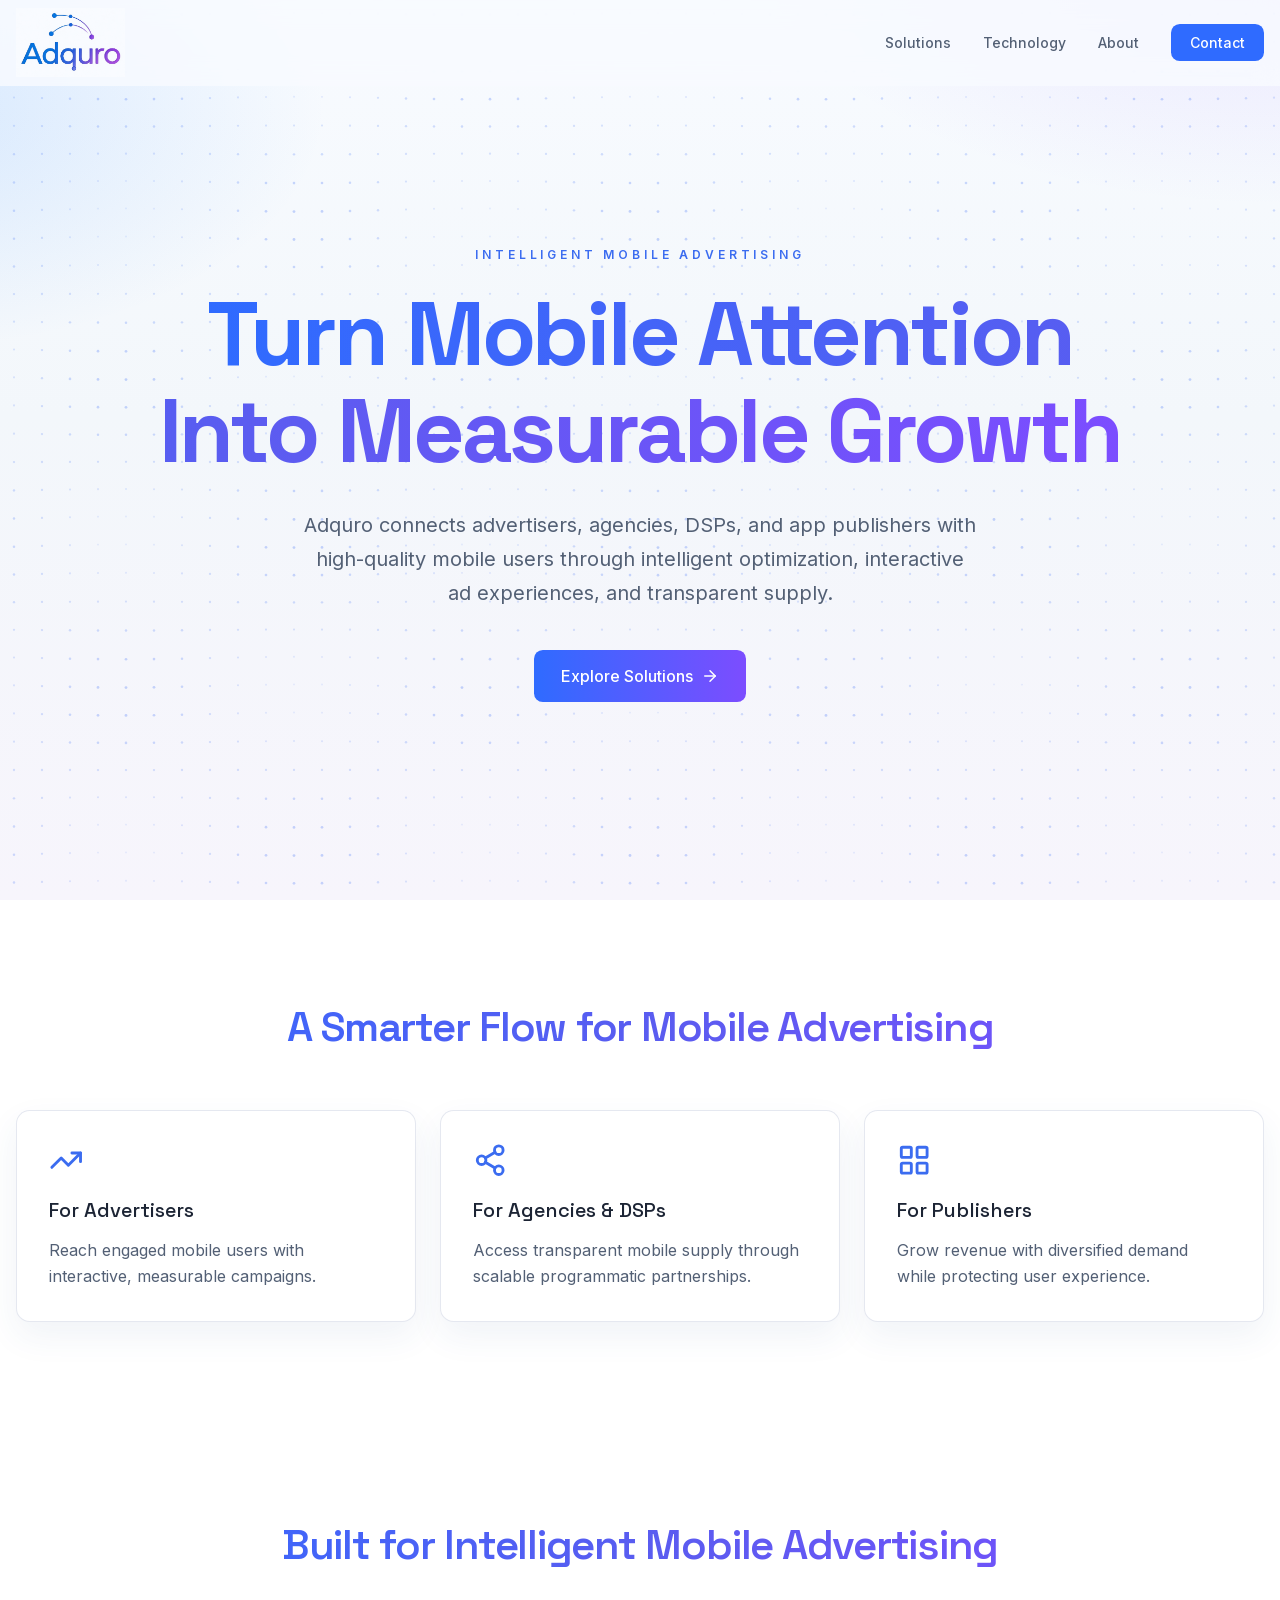
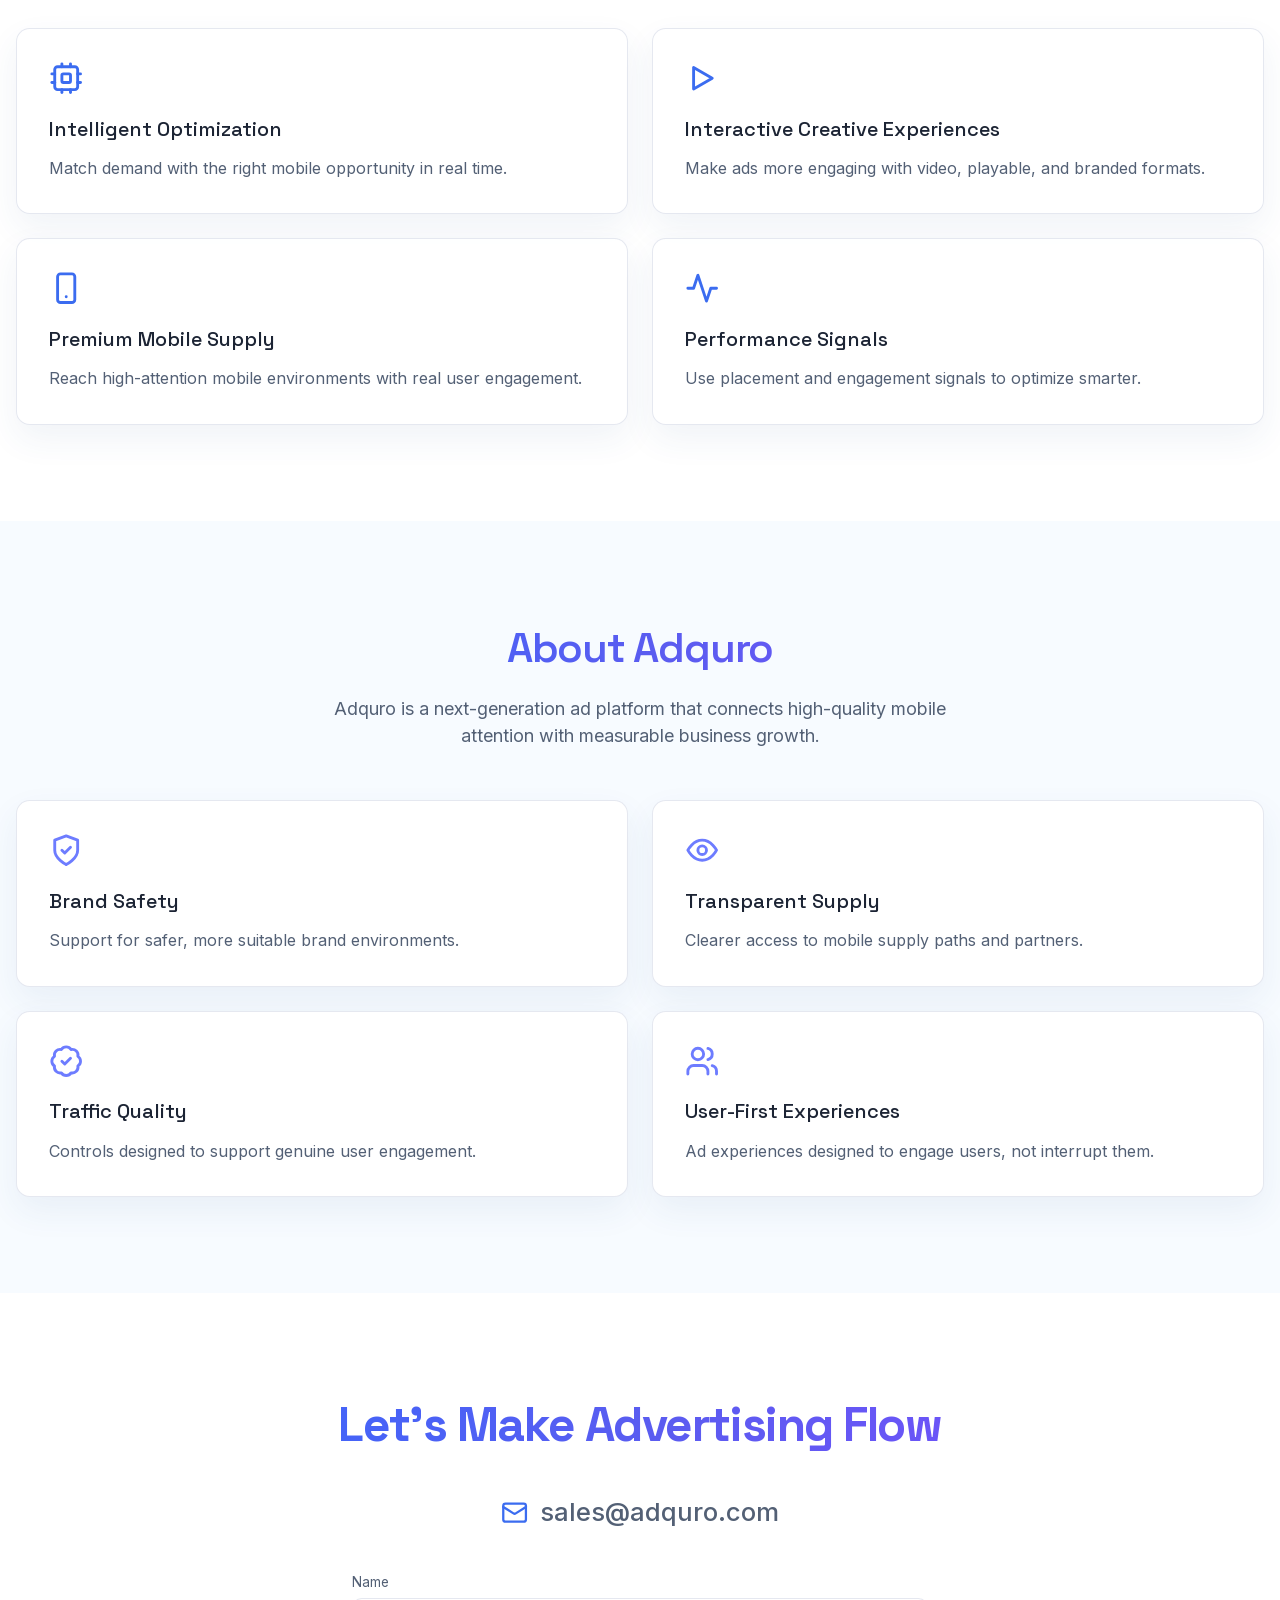
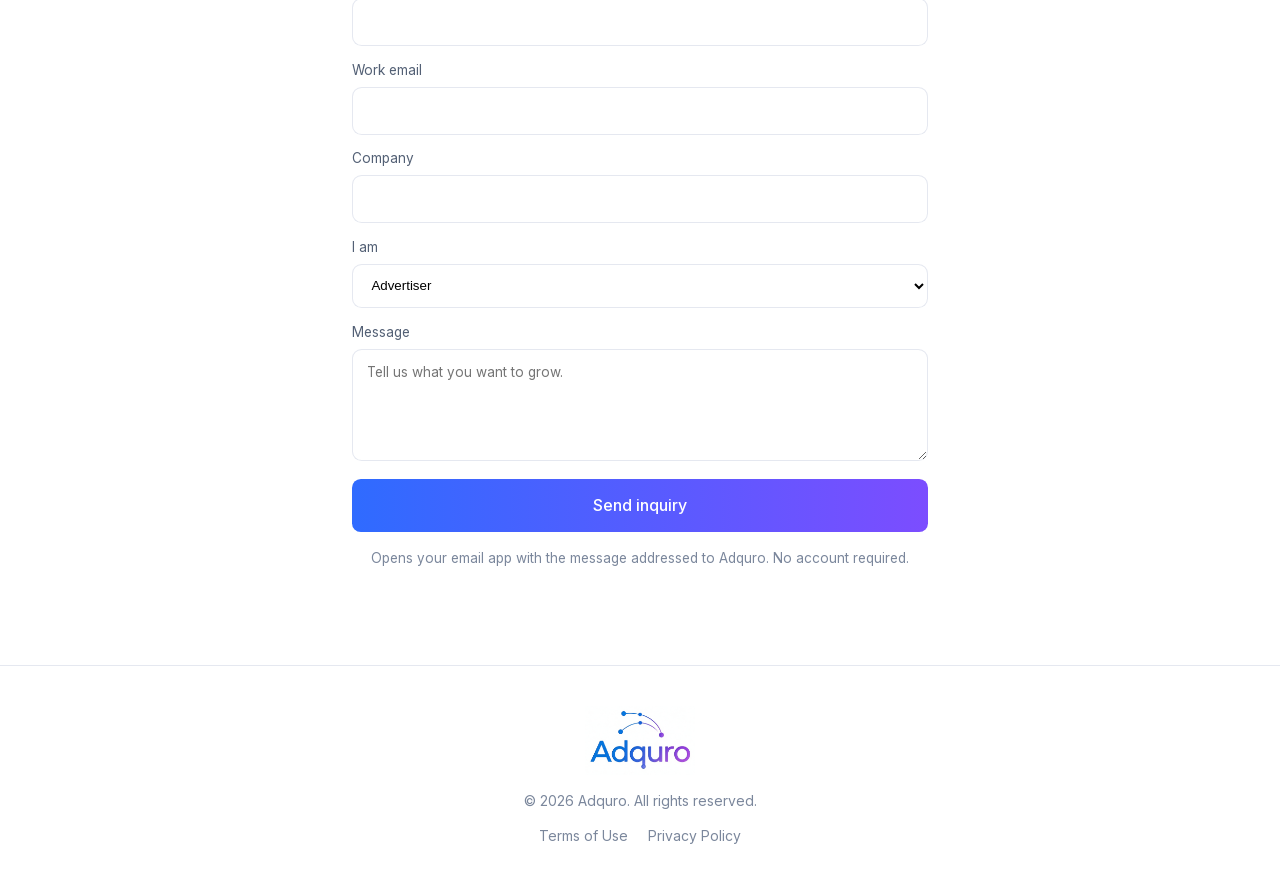
<file: index.html>
<!DOCTYPE html>
<html lang="en">
<head>
  <meta charset="utf-8">
  <meta name="viewport" content="width=device-width, initial-scale=1">
  <title>Adquro — Turn Mobile Attention Into Measurable Growth</title>
  <meta name="description" content="Adquro connects advertisers, agencies, DSPs, and app publishers with high-quality mobile users through intelligent optimization, interactive ad experiences, and transparent supply.">
  <meta property="og:title" content="Adquro — Turn Mobile Attention Into Measurable Growth">
  <meta property="og:description" content="Adquro connects advertisers, agencies, DSPs, and app publishers with high-quality mobile users.">
  <meta property="og:type" content="website">
  <meta property="og:site_name" content="Adquro">
  <meta name="theme-color" content="#f4f8fc">
  <link rel="icon" href="assets/logo.png" type="image/png">
  <link rel="stylesheet" href="css/styles.css">
</head>
<body>
  <a class="skip" href="#main">Skip to content</a>
  <svg width="0" height="0" aria-hidden="true" focusable="false" style="position:absolute">
    <defs>
      <linearGradient id="brand-grad" x1="0" y1="0" x2="1" y2="1">
        <stop offset="0%" stop-color="#67e8f9"/>
        <stop offset="46%" stop-color="#3b82f6"/>
        <stop offset="100%" stop-color="#4338ca"/>
      </linearGradient>
    </defs>
  </svg>
  <header class="site-header">
    <div class="header-inner">
      <a class="brand" href="index.html" aria-label="Adquro home">
        <img class="brand-logo" src="assets/logo.png" alt="" width="640" height="280">
      </a>
      <button class="menu-btn" type="button" aria-label="Open menu" aria-expanded="false" aria-controls="nav"><span></span></button>
      <nav class="nav" id="nav" aria-label="Main navigation">
        <a href="#solutions">Solutions</a>
        <a href="#technology">Technology</a>
        <a href="#about">About</a>
        <a class="btn btn-sm" href="#contact">Contact</a>
      </nav>
    </div>
  </header>
  <main id="main">
    <section class="hero" aria-labelledby="hero-title">
      <canvas class="hero-canvas" aria-hidden="true"></canvas>
      <div class="hero-copy">
        <p class="eyebrow">Intelligent mobile advertising</p>
        <h1 id="hero-title"><span class="gradient-text">Turn Mobile Attention Into Measurable Growth</span></h1>
        <p class="lede">Adquro connects advertisers, agencies, DSPs, and app publishers with high-quality mobile users through intelligent optimization, interactive ad experiences, and transparent supply.</p>
        <a class="btn btn-lg" href="#solutions">Explore Solutions
          <svg width="18" height="18" viewBox="0 0 24 24" fill="none" stroke="currentColor" stroke-width="2" stroke-linecap="round" stroke-linejoin="round" aria-hidden="true"><path d="M5 12h14"/><path d="m12 5 7 7-7 7"/></svg>
        </a>
      </div>
    </section>

    <section class="section section-dark" id="solutions">
      <div class="wrap">
        <div class="section-intro reveal">
          <h2 class="gradient-text">A Smarter Flow for Mobile Advertising</h2>
        </div>
        <div class="grid-3">
          <article class="card reveal">
            <svg viewBox="0 0 24 24" fill="none" stroke="currentColor" stroke-width="2" stroke-linecap="round" stroke-linejoin="round" aria-hidden="true"><path d="M16 7h6v6"/><path d="m22 7-8.5 8.5-5-5L2 17"/></svg>
            <h3>For Advertisers</h3>
            <p>Reach engaged mobile users with interactive, measurable campaigns.</p>
          </article>
          <article class="card reveal">
            <svg viewBox="0 0 24 24" fill="none" stroke="currentColor" stroke-width="2" stroke-linecap="round" stroke-linejoin="round" aria-hidden="true"><circle cx="18" cy="5" r="3"/><circle cx="6" cy="12" r="3"/><circle cx="18" cy="19" r="3"/><path d="m8.6 13.5 6.8 4"/><path d="m15.4 6.5-6.8 4"/></svg>
            <h3>For Agencies &amp; DSPs</h3>
            <p>Access transparent mobile supply through scalable programmatic partnerships.</p>
          </article>
          <article class="card reveal">
            <svg viewBox="0 0 24 24" fill="none" stroke="currentColor" stroke-width="2" stroke-linecap="round" stroke-linejoin="round" aria-hidden="true"><rect x="3" y="3" width="7" height="7" rx="1"/><rect x="14" y="3" width="7" height="7" rx="1"/><rect x="14" y="14" width="7" height="7" rx="1"/><rect x="3" y="14" width="7" height="7" rx="1"/></svg>
            <h3>For Publishers</h3>
            <p>Grow revenue with diversified demand while protecting user experience.</p>
          </article>
        </div>
      </div>
    </section>

    <section class="section section-alt" id="technology">
      <div class="wrap">
        <div class="section-intro reveal">
          <h2 class="gradient-text">Built for Intelligent Mobile Advertising</h2>
        </div>
        <div class="grid-2">
          <article class="card ghost reveal">
            <svg viewBox="0 0 24 24" fill="none" stroke="currentColor" stroke-width="2" stroke-linecap="round" stroke-linejoin="round" aria-hidden="true"><rect x="4" y="4" width="16" height="16" rx="2"/><rect x="9" y="9" width="6" height="6" rx="1"/><path d="M15 2v2"/><path d="M15 20v2"/><path d="M2 15h2"/><path d="M2 9h2"/><path d="M20 15h2"/><path d="M20 9h2"/><path d="M9 2v2"/><path d="M9 20v2"/></svg>
            <h3>Intelligent Optimization</h3>
            <p>Match demand with the right mobile opportunity in real time.</p>
          </article>
          <article class="card ghost reveal">
            <svg viewBox="0 0 24 24" fill="none" stroke="currentColor" stroke-width="2" stroke-linecap="round" stroke-linejoin="round" aria-hidden="true"><path d="M6 4.5v15l13-7.5L6 4.5z"/></svg>
            <h3>Interactive Creative Experiences</h3>
            <p>Make ads more engaging with video, playable, and branded formats.</p>
          </article>
          <article class="card ghost reveal">
            <svg viewBox="0 0 24 24" fill="none" stroke="currentColor" stroke-width="2" stroke-linecap="round" stroke-linejoin="round" aria-hidden="true"><rect x="6" y="2" width="12" height="20" rx="2"/><path d="M12 18h.01"/></svg>
            <h3>Premium Mobile Supply</h3>
            <p>Reach high-attention mobile environments with real user engagement.</p>
          </article>
          <article class="card ghost reveal">
            <svg viewBox="0 0 24 24" fill="none" stroke="currentColor" stroke-width="2" stroke-linecap="round" stroke-linejoin="round" aria-hidden="true"><path d="M22 12h-4l-3 9L9 3l-3 9H2"/></svg>
            <h3>Performance Signals</h3>
            <p>Use placement and engagement signals to optimize smarter.</p>
          </article>
        </div>
      </div>
    </section>

    <section class="section section-deep" id="about">
      <div class="wrap">
        <div class="section-intro reveal">
          <h2 class="gradient-text">About Adquro</h2>
          <p>Adquro is a next-generation ad platform that connects high-quality mobile attention with measurable business growth.</p>
        </div>
        <div class="grid-2">
          <article class="card outline reveal">
            <svg viewBox="0 0 24 24" fill="none" stroke="currentColor" stroke-width="2" stroke-linecap="round" stroke-linejoin="round" aria-hidden="true"><path d="M12 22s8-4 8-10V5l-8-3-8 3v7c0 6 8 10 8 10"/><path d="m9 12 2 2 4-4"/></svg>
            <h3>Brand Safety</h3>
            <p>Support for safer, more suitable brand environments.</p>
          </article>
          <article class="card outline reveal">
            <svg viewBox="0 0 24 24" fill="none" stroke="currentColor" stroke-width="2" stroke-linecap="round" stroke-linejoin="round" aria-hidden="true"><path d="M2 12s3.5-7 10-7 10 7 10 7-3.5 7-10 7S2 12 2 12Z"/><circle cx="12" cy="12" r="3"/></svg>
            <h3>Transparent Supply</h3>
            <p>Clearer access to mobile supply paths and partners.</p>
          </article>
          <article class="card outline reveal">
            <svg viewBox="0 0 24 24" fill="none" stroke="currentColor" stroke-width="2" stroke-linecap="round" stroke-linejoin="round" aria-hidden="true"><path d="M3.85 8.62a4 4 0 0 1 4.78-4.77 4 4 0 0 1 6.74 0 4 4 0 0 1 4.78 4.78 4 4 0 0 1 0 6.74 4 4 0 0 1-4.77 4.78 4 4 0 0 1-6.75 0 4 4 0 0 1-4.78-4.77 4 4 0 0 1 0-6.76Z"/><path d="m9 12 2 2 4-4"/></svg>
            <h3>Traffic Quality</h3>
            <p>Controls designed to support genuine user engagement.</p>
          </article>
          <article class="card outline reveal">
            <svg viewBox="0 0 24 24" fill="none" stroke="currentColor" stroke-width="2" stroke-linecap="round" stroke-linejoin="round" aria-hidden="true"><path d="M16 21v-2a4 4 0 0 0-4-4H6a4 4 0 0 0-4 4v2"/><circle cx="9" cy="7" r="4"/><path d="M22 21v-2a4 4 0 0 0-3-3.87"/><path d="M16 3.13a4 4 0 0 1 0 7.75"/></svg>
            <h3>User-First Experiences</h3>
            <p>Ad experiences designed to engage users, not interrupt them.</p>
          </article>
        </div>
      </div>
    </section>

    <section class="section section-dark" id="contact">
      <div class="wrap contact">
        <h2 class="gradient-text">Let's Make Advertising Flow</h2>
        <a class="mail" href="mailto:sales@adquro.com">
          <svg viewBox="0 0 24 24" fill="none" stroke="currentColor" stroke-width="2" stroke-linecap="round" stroke-linejoin="round" aria-hidden="true"><rect x="2" y="4" width="20" height="16" rx="2"/><path d="m22 7-8.97 5.7a1.94 1.94 0 0 1-2.06 0L2 7"/></svg>
          sales@adquro.com
        </a>
        <form class="form">
          <label>Name<input name="name" type="text" required autocomplete="name"></label>
          <label>Work email<input name="email" type="email" required autocomplete="email"></label>
          <label>Company<input name="company" type="text" autocomplete="organization"></label>
          <label>I am
            <select name="role">
              <option>Advertiser</option>
              <option>Agency</option>
              <option>DSP</option>
              <option>Publisher</option>
              <option>Other</option>
            </select>
          </label>
          <label>Message<textarea name="message" required placeholder="Tell us what you want to grow."></textarea></label>
          <button class="btn btn-lg" type="submit">Send inquiry</button>
          <p class="form-note">Opens your email app with the message addressed to Adquro. No account required.</p>
        </form>
      </div>
    </section>
  </main>
  <footer class="site-footer">
    <div class="wrap footer-inner">
      <a class="brand" href="index.html" aria-label="Adquro home">
        <img class="brand-logo" src="assets/logo.png" alt="" width="640" height="280">
      </a>
      <p>© 2026 Adquro. All rights reserved.</p>
      <div class="legal-links">
        <a href="terms.html">Terms of Use</a>
        <a href="privacy.html">Privacy Policy</a>
      </div>
    </div>
  </footer>
  <script src="js/main.js"></script>
</body>
</html>
</file>
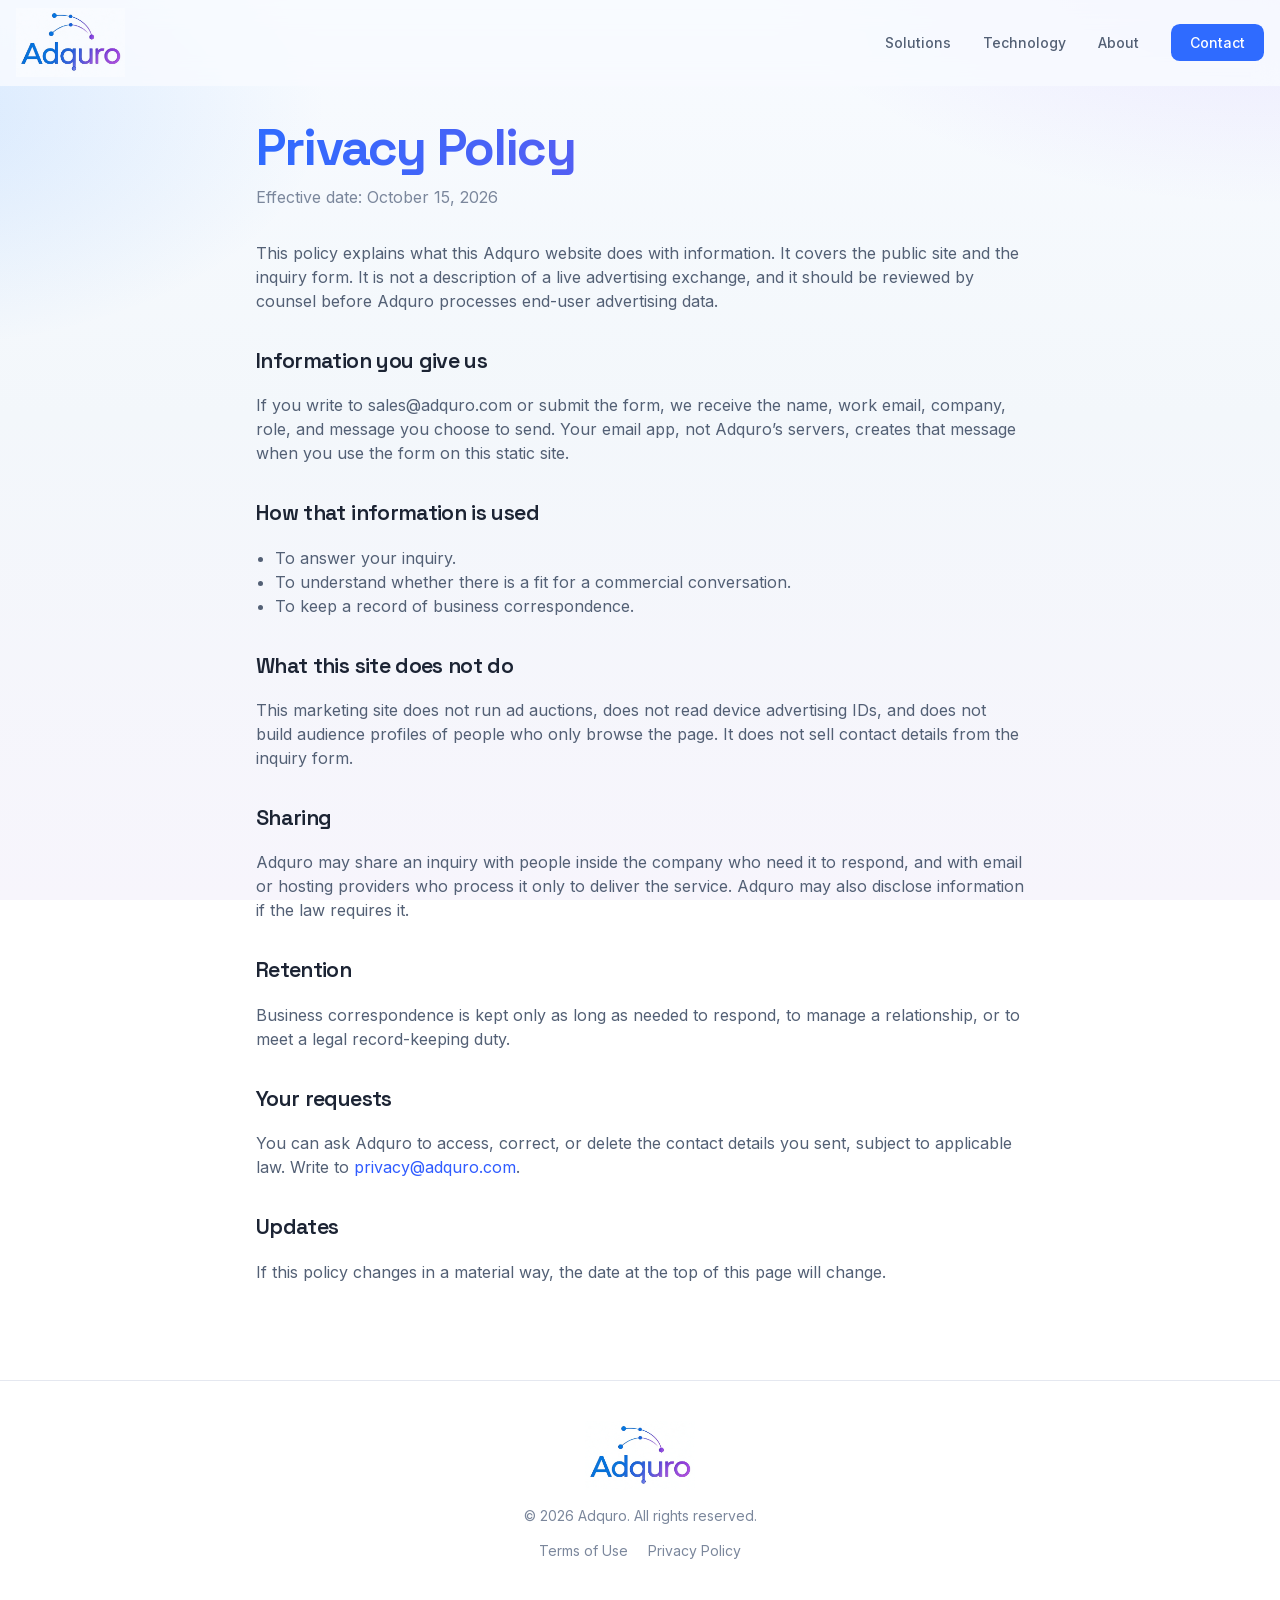
<file: privacy.html>
<!DOCTYPE html>
<html lang="en">
<head>
  <meta charset="utf-8">
  <meta name="viewport" content="width=device-width, initial-scale=1">
  <title>Privacy Policy — Adquro</title>
  <meta name="description" content="How Adquro handles information submitted through this website.">
  <meta name="theme-color" content="#f4f8fc">
  <link rel="icon" href="assets/logo.png" type="image/png">
  <link rel="stylesheet" href="css/styles.css">
</head>
<body>
  <svg width="0" height="0" aria-hidden="true" focusable="false" style="position:absolute">
    <defs>
      <linearGradient id="brand-grad" x1="0" y1="0" x2="1" y2="1">
        <stop offset="0%" stop-color="#67e8f9"/>
        <stop offset="46%" stop-color="#3b82f6"/>
        <stop offset="100%" stop-color="#4338ca"/>
      </linearGradient>
    </defs>
  </svg>
  <header class="site-header is-scrolled">
    <div class="header-inner">
      <a class="brand" href="index.html" aria-label="Adquro home">
        <img class="brand-logo" src="assets/logo.png" alt="" width="640" height="280">
      </a>
      <button class="menu-btn" type="button" aria-label="Open menu" aria-expanded="false"><span></span></button>
      <nav class="nav" aria-label="Main navigation">
        <a href="index.html#solutions">Solutions</a>
        <a href="index.html#technology">Technology</a>
        <a href="index.html#about">About</a>
        <a class="btn btn-sm" href="index.html#contact">Contact</a>
      </nav>
    </div>
  </header>
  <main class="page">
    <article class="wrap prose">
      <h1 class="gradient-text">Privacy Policy</h1>
      <p class="updated">Effective date: October 15, 2026</p>
      <p>This policy explains what this Adquro website does with information. It covers the public site and the inquiry form. It is not a description of a live advertising exchange, and it should be reviewed by counsel before Adquro processes end-user advertising data.</p>
      <h2>Information you give us</h2>
      <p>If you write to sales@adquro.com or submit the form, we receive the name, work email, company, role, and message you choose to send. Your email app, not Adquro’s servers, creates that message when you use the form on this static site.</p>
      <h2>How that information is used</h2>
      <ul>
        <li>To answer your inquiry.</li>
        <li>To understand whether there is a fit for a commercial conversation.</li>
        <li>To keep a record of business correspondence.</li>
      </ul>
      <h2>What this site does not do</h2>
      <p>This marketing site does not run ad auctions, does not read device advertising IDs, and does not build audience profiles of people who only browse the page. It does not sell contact details from the inquiry form.</p>
      <h2>Sharing</h2>
      <p>Adquro may share an inquiry with people inside the company who need it to respond, and with email or hosting providers who process it only to deliver the service. Adquro may also disclose information if the law requires it.</p>
      <h2>Retention</h2>
      <p>Business correspondence is kept only as long as needed to respond, to manage a relationship, or to meet a legal record-keeping duty.</p>
      <h2>Your requests</h2>
      <p>You can ask Adquro to access, correct, or delete the contact details you sent, subject to applicable law. Write to <a href="mailto:privacy@adquro.com">privacy@adquro.com</a>.</p>
      <h2>Updates</h2>
      <p>If this policy changes in a material way, the date at the top of this page will change.</p>
    </article>
  </main>
  <footer class="site-footer">
    <div class="wrap footer-inner">
      <a class="brand" href="index.html" aria-label="Adquro home">
        <img class="brand-logo" src="assets/logo.png" alt="" width="640" height="280">
      </a>
      <p>© 2026 Adquro. All rights reserved.</p>
      <div class="legal-links">
        <a href="terms.html">Terms of Use</a>
        <a href="privacy.html" aria-current="page">Privacy Policy</a>
      </div>
    </div>
  </footer>
  <script src="js/main.js"></script>
</body>
</html>
</file>
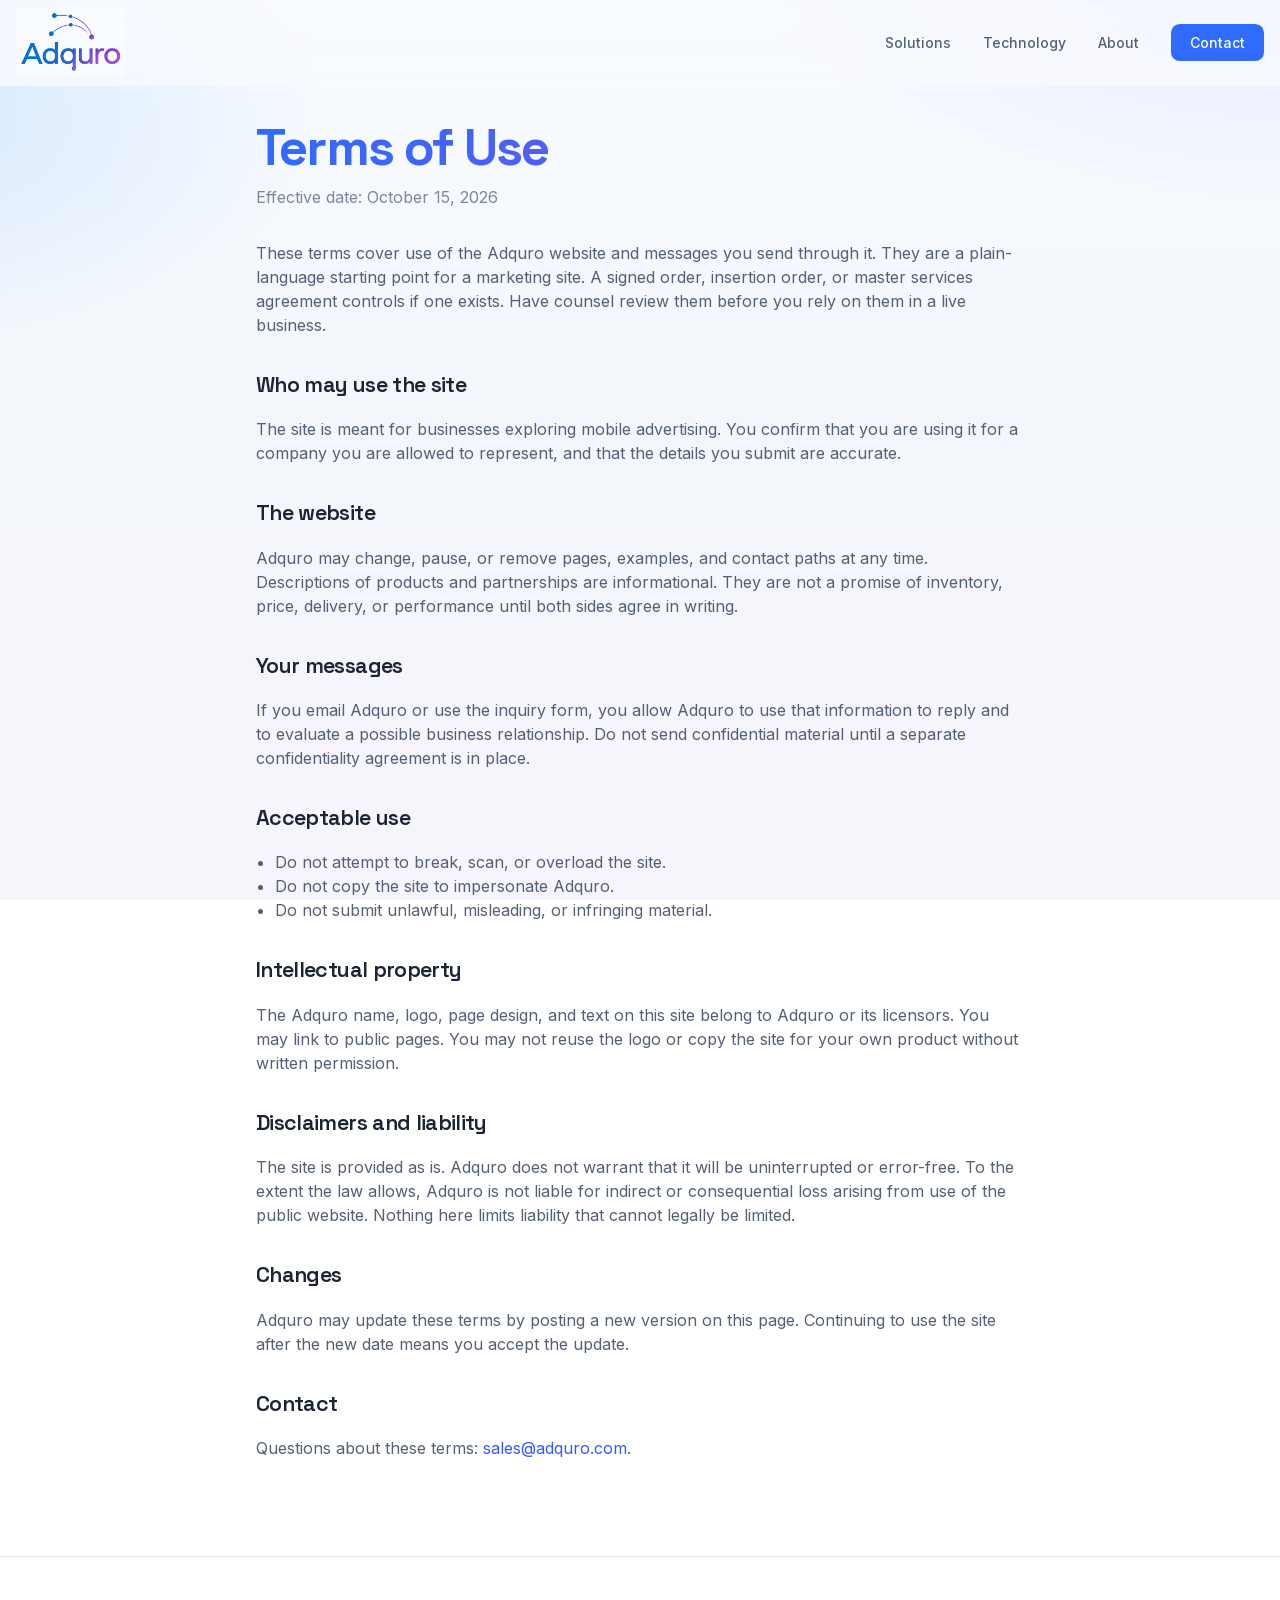
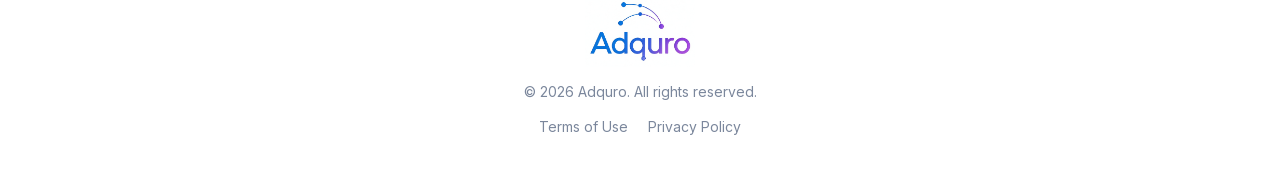
<file: terms.html>
<!DOCTYPE html>
<html lang="en">
<head>
  <meta charset="utf-8">
  <meta name="viewport" content="width=device-width, initial-scale=1">
  <title>Terms of Use — Adquro</title>
  <meta name="description" content="Terms of Use for the Adquro mobile advertising website and related business inquiries.">
  <meta name="theme-color" content="#f4f8fc">
  <link rel="icon" href="assets/logo.png" type="image/png">
  <link rel="stylesheet" href="css/styles.css">
</head>
<body>
  <svg width="0" height="0" aria-hidden="true" focusable="false" style="position:absolute">
    <defs>
      <linearGradient id="brand-grad" x1="0" y1="0" x2="1" y2="1">
        <stop offset="0%" stop-color="#67e8f9"/>
        <stop offset="46%" stop-color="#3b82f6"/>
        <stop offset="100%" stop-color="#4338ca"/>
      </linearGradient>
    </defs>
  </svg>
  <header class="site-header is-scrolled">
    <div class="header-inner">
      <a class="brand" href="index.html" aria-label="Adquro home">
        <img class="brand-logo" src="assets/logo.png" alt="" width="640" height="280">
      </a>
      <button class="menu-btn" type="button" aria-label="Open menu" aria-expanded="false"><span></span></button>
      <nav class="nav" aria-label="Main navigation">
        <a href="index.html#solutions">Solutions</a>
        <a href="index.html#technology">Technology</a>
        <a href="index.html#about">About</a>
        <a class="btn btn-sm" href="index.html#contact">Contact</a>
      </nav>
    </div>
  </header>
  <main class="page">
    <article class="wrap prose">
      <h1 class="gradient-text">Terms of Use</h1>
      <p class="updated">Effective date: October 15, 2026</p>
      <p>These terms cover use of the Adquro website and messages you send through it. They are a plain-language starting point for a marketing site. A signed order, insertion order, or master services agreement controls if one exists. Have counsel review them before you rely on them in a live business.</p>
      <h2>Who may use the site</h2>
      <p>The site is meant for businesses exploring mobile advertising. You confirm that you are using it for a company you are allowed to represent, and that the details you submit are accurate.</p>
      <h2>The website</h2>
      <p>Adquro may change, pause, or remove pages, examples, and contact paths at any time. Descriptions of products and partnerships are informational. They are not a promise of inventory, price, delivery, or performance until both sides agree in writing.</p>
      <h2>Your messages</h2>
      <p>If you email Adquro or use the inquiry form, you allow Adquro to use that information to reply and to evaluate a possible business relationship. Do not send confidential material until a separate confidentiality agreement is in place.</p>
      <h2>Acceptable use</h2>
      <ul>
        <li>Do not attempt to break, scan, or overload the site.</li>
        <li>Do not copy the site to impersonate Adquro.</li>
        <li>Do not submit unlawful, misleading, or infringing material.</li>
      </ul>
      <h2>Intellectual property</h2>
      <p>The Adquro name, logo, page design, and text on this site belong to Adquro or its licensors. You may link to public pages. You may not reuse the logo or copy the site for your own product without written permission.</p>
      <h2>Disclaimers and liability</h2>
      <p>The site is provided as is. Adquro does not warrant that it will be uninterrupted or error-free. To the extent the law allows, Adquro is not liable for indirect or consequential loss arising from use of the public website. Nothing here limits liability that cannot legally be limited.</p>
      <h2>Changes</h2>
      <p>Adquro may update these terms by posting a new version on this page. Continuing to use the site after the new date means you accept the update.</p>
      <h2>Contact</h2>
      <p>Questions about these terms: <a href="mailto:sales@adquro.com">sales@adquro.com</a>.</p>
    </article>
  </main>
  <footer class="site-footer">
    <div class="wrap footer-inner">
      <a class="brand" href="index.html" aria-label="Adquro home">
        <img class="brand-logo" src="assets/logo.png" alt="" width="640" height="280">
      </a>
      <p>© 2026 Adquro. All rights reserved.</p>
      <div class="legal-links">
        <a href="terms.html" aria-current="page">Terms of Use</a>
        <a href="privacy.html">Privacy Policy</a>
      </div>
    </div>
  </footer>
  <script src="js/main.js"></script>
</body>
</html>
</file>
<file: css/styles.css>
@font-face {
  font-family: Inter;
  font-style: normal;
  font-weight: 400 700;
  font-display: swap;
  src: url("../assets/fonts/inter.woff2") format("woff2");
}

@font-face {
  font-family: "Space Grotesk";
  font-style: normal;
  font-weight: 500 700;
  font-display: swap;
  src: url("../assets/fonts/space-grotesk.woff2") format("woff2");
}

:root {
  --bg-deep: #f7fbff;
  --bg-dark: rgba(255, 255, 255, 0.62);
  --bg-section-alt: rgba(255, 255, 255, 0.38);
  --bg-card: #ffffff;
  --bg-card-hover: #ffffff;
  --accent: #3b6cf0;
  --brand-start: #2f6bff;
  --brand-end: #7c4dff;
  --text: #1c2434;
  --text-secondary: #536075;
  --text-muted: #7b879c;
  --border: rgba(70, 96, 150, 0.14);
  --border-hover: rgba(59, 108, 240, 0.38);
  --header: 5.4rem;
  --max: 80rem;
  --font: Inter, "Segoe UI", sans-serif;
  --display: "Space Grotesk", Inter, sans-serif;
}

* { box-sizing: border-box; }
html { scroll-behavior: smooth; }
body {
  margin: 0;
  min-height: 100vh;
  background:
    radial-gradient(920px 480px at 100% -8%, rgba(124, 77, 255, 0.13), transparent 58%),
    radial-gradient(780px 440px at -8% 12%, rgba(47, 140, 255, 0.16), transparent 55%),
    linear-gradient(180deg, #f8fbff 0%, #f3f7fb 46%, #f7f5fc 100%);
  background-attachment: fixed;
  color: var(--text);
  font-family: var(--font);
  line-height: 1.5;
  color-scheme: light;
  -webkit-font-smoothing: antialiased;
}
img, svg { display: block; }
a { color: inherit; text-decoration: none; }
button, input, textarea { font: inherit; color: inherit; }
button { cursor: pointer; }

.skip {
  position: absolute;
  left: 1rem;
  top: -4rem;
  z-index: 80;
  background: #fff;
  color: #060723;
  padding: 0.5rem 0.75rem;
  border-radius: 0.4rem;
}
.skip:focus { top: 0.75rem; }

.site-header {
  position: fixed;
  inset: 0 0 auto 0;
  z-index: 40;
  height: var(--header);
  background: rgba(248, 251, 255, 0.82);
  backdrop-filter: blur(12px);
  border-bottom: 1px solid transparent;
}
.site-header.is-scrolled { border-bottom-color: var(--border); }
.header-inner,
.wrap {
  width: min(var(--max), calc(100% - 2rem));
  margin-inline: auto;
}
.header-inner {
  height: 100%;
  display: flex;
  align-items: center;
  justify-content: space-between;
  gap: 1rem;
}

.brand {
  display: inline-flex;
  align-items: center;
  gap: 0.62rem;
  user-select: none;
}
.brand-logo {
  height: 4.35rem;
  width: auto;
  mix-blend-mode: multiply;
}

.nav {
  display: flex;
  align-items: center;
  gap: 2rem;
}
.nav a {
  font-size: 0.875rem;
  font-weight: 500;
  color: var(--text-secondary);
}
.nav a:hover,
.nav a[aria-current="page"] { color: var(--text); }
.nav .btn,
.nav .btn:hover {
  background: #2f6bff;
  color: #ffffff;
  border: 0;
  box-shadow: none;
  opacity: 1;
}
.nav .btn:hover { background: #2458e0; }

.btn {
  display: inline-flex;
  align-items: center;
  justify-content: center;
  gap: 0.45rem;
  border: 0;
  border-radius: 0.55rem;
  background: linear-gradient(90deg, var(--brand-start), var(--brand-end));
  color: #fff;
  font-weight: 500;
  transition: opacity 0.2s ease, transform 0.2s ease;
}
.btn:hover { opacity: 0.92; }
.btn-sm { padding: 0.5rem 1.2rem; font-size: 0.875rem; }
.btn-lg { padding: 0.9rem 1.7rem; font-size: 1rem; margin-top: 2.5rem; }

.menu-btn {
  display: none;
  width: 2.5rem;
  height: 2.5rem;
  border: 0;
  background: transparent;
  padding: 0;
}
.menu-btn span,
.menu-btn span::before,
.menu-btn span::after {
  display: block;
  width: 1.25rem;
  height: 2px;
  background: #1c2434;
  position: relative;
  margin: 0 auto;
}
.menu-btn span::before,
.menu-btn span::after {
  content: "";
  position: absolute;
  left: 0;
}
.menu-btn span::before { top: -6px; }
.menu-btn span::after { top: 6px; }

.hero {
  position: relative;
  isolation: isolate;
  min-height: 100vh;
  display: flex;
  align-items: center;
  justify-content: center;
  overflow: hidden;
  background: transparent;
}
.hero-canvas {
  position: absolute;
  inset: 0;
  width: 100%;
  height: 100%;
  z-index: 0;
}
.hero-copy {
  position: relative;
  z-index: 1;
  width: min(68rem, calc(100% - 2rem));
  margin: 7rem auto 4rem;
  text-align: center;
  animation: rise 0.9s ease both;
}
.eyebrow {
  margin: 0 0 1.4rem;
  color: var(--accent);
  font-size: 0.75rem;
  font-weight: 600;
  letter-spacing: 0.32em;
  text-transform: uppercase;
}
h1, h2, h3 { font-family: var(--display); margin: 0; }
h1 {
  font-size: clamp(2.6rem, 7vw, 6rem);
  font-weight: 700;
  line-height: 1.08;
  letter-spacing: -0.035em;
  text-wrap: balance;
}
h2 {
  font-size: clamp(1.9rem, 3.4vw, 2.6rem);
  font-weight: 600;
  letter-spacing: -0.03em;
  text-wrap: balance;
}
.gradient-text {
  background: linear-gradient(90deg, #2f6bff 0%, #5b5cf0 52%, #7c4dff 100%);
  -webkit-background-clip: text;
  background-clip: text;
  color: transparent;
}
.lede {
  max-width: 42rem;
  margin: 1.75rem auto 0;
  color: var(--text-secondary);
  font-size: clamp(1.05rem, 1.6vw, 1.25rem);
  line-height: 1.7;
  text-wrap: pretty;
}
.section-intro {
  text-align: center;
  margin-bottom: clamp(2.5rem, 4vw, 4rem);
}
.section-intro p {
  max-width: 42rem;
  margin: 1rem auto 0;
  color: var(--text-secondary);
  font-size: 1.125rem;
}

.section { padding: 6rem 0; }
.section-dark { background: var(--bg-dark); }
.section-alt { background: var(--bg-section-alt); }
.section-deep { background: var(--bg-deep); }

.grid-3, .grid-2 {
  display: grid;
  gap: 1.5rem;
}
.grid-3 { grid-template-columns: repeat(3, 1fr); }
.grid-2 { grid-template-columns: repeat(2, 1fr); }

.card {
  height: 100%;
  border-radius: 0.85rem;
  padding: 2rem;
  border: 1px solid var(--border);
  background: var(--bg-card);
  box-shadow: 0 14px 34px rgba(48, 78, 140, 0.07);
  transition: transform 0.25s ease, border-color 0.25s ease, background 0.25s ease;
}
.card:hover {
  transform: translateY(-4px);
  background: var(--bg-card-hover);
  border-color: var(--border-hover);
}
.card svg { width: 2.15rem; height: 2.15rem; margin-bottom: 1.15rem; color: var(--accent); }
.card h3 { font-size: 1.25rem; font-weight: 500; margin-bottom: 0.7rem; }
.card p { margin: 0; color: var(--text-secondary); line-height: 1.65; }
.card.ghost { background: rgba(255, 255, 255, 0.72); }
.card.outline svg { color: #6d7cff; }

.contact { text-align: center; }
.contact h2 { font-size: clamp(2rem, 4vw, 3rem); font-weight: 700; margin-bottom: 2rem; }
.mail {
  display: inline-flex;
  align-items: center;
  gap: 0.75rem;
  color: var(--text-secondary);
  font-size: clamp(1.2rem, 2vw, 1.6rem);
  font-weight: 500;
}
.mail:hover { color: var(--text); }
.mail svg { width: 1.7rem; height: 1.7rem; color: var(--accent); }

.form {
  width: min(36rem, 100%);
  margin: 2.5rem auto 0;
  display: grid;
  gap: 0.85rem;
  text-align: left;
}
.form label { display: grid; gap: 0.4rem; font-size: 0.85rem; color: var(--text-secondary); }
.form input,
.form textarea,
.form select {
  width: 100%;
  border: 1px solid var(--border);
  background: #fff;
  border-radius: 0.6rem;
  padding: 0.8rem 0.9rem;
  outline: none;
}
.form input:focus,
.form textarea:focus,
.form select:focus { border-color: var(--accent); }
.form textarea { min-height: 7rem; resize: vertical; }
.form .btn { margin-top: 0.3rem; }
.form-note { margin: 0.2rem 0 0; color: var(--text-muted); font-size: 0.85rem; text-align: center; }

.site-footer {
  background: transparent;
  border-top: 1px solid var(--border);
}
.footer-inner {
  padding: 2.5rem 0;
  display: flex;
  flex-direction: column;
  align-items: center;
  gap: 0.9rem;
  text-align: center;
}
.site-footer p,
.legal-links { margin: 0; color: var(--text-muted); font-size: 0.875rem; }
.legal-links { display: flex; gap: 1.25rem; }
.legal-links a:hover { color: var(--text-secondary); }

.page {
  padding: 7.5rem 0 5rem;
}
.prose { width: min(48rem, 100%); }
.prose h1 { font-size: clamp(2.2rem, 4vw, 3.2rem); margin-bottom: 0.6rem; }
.prose .updated { color: var(--text-muted); margin: 0 0 2rem; }
.prose h2 { font-size: 1.35rem; margin: 2rem 0 0.7rem; }
.prose p, .prose li { color: var(--text-secondary); }
.prose ul { padding-left: 1.2rem; }
.prose a { color: #2f5bff; }

.reveal { animation: rise 0.8s ease both; }
@keyframes rise {
  from { opacity: 0; transform: translateY(22px); }
  to { opacity: 1; transform: none; }
}

@media (max-width: 860px) {
  .menu-btn { display: grid; place-items: center; }
  .nav {
    position: fixed;
    inset: var(--header) 0 auto 0;
    display: none;
    flex-direction: column;
    align-items: stretch;
    gap: 0;
    padding: 0.5rem 1rem 1rem;
    background: rgba(248, 251, 255, 0.98);
    border-bottom: 1px solid var(--border);
  }
  .nav.is-open { display: flex; }
  .nav a, .nav .btn { padding: 0.9rem 0.4rem; }
  .nav .btn { margin-top: 0.4rem; }
  .grid-3, .grid-2 { grid-template-columns: 1fr; }
  .section { padding: 4.5rem 0; }
}

@media (prefers-reduced-motion: reduce) {
  html { scroll-behavior: auto; }
  .hero-copy, .reveal, .card { animation: none; transition: none; }
}
</file>
